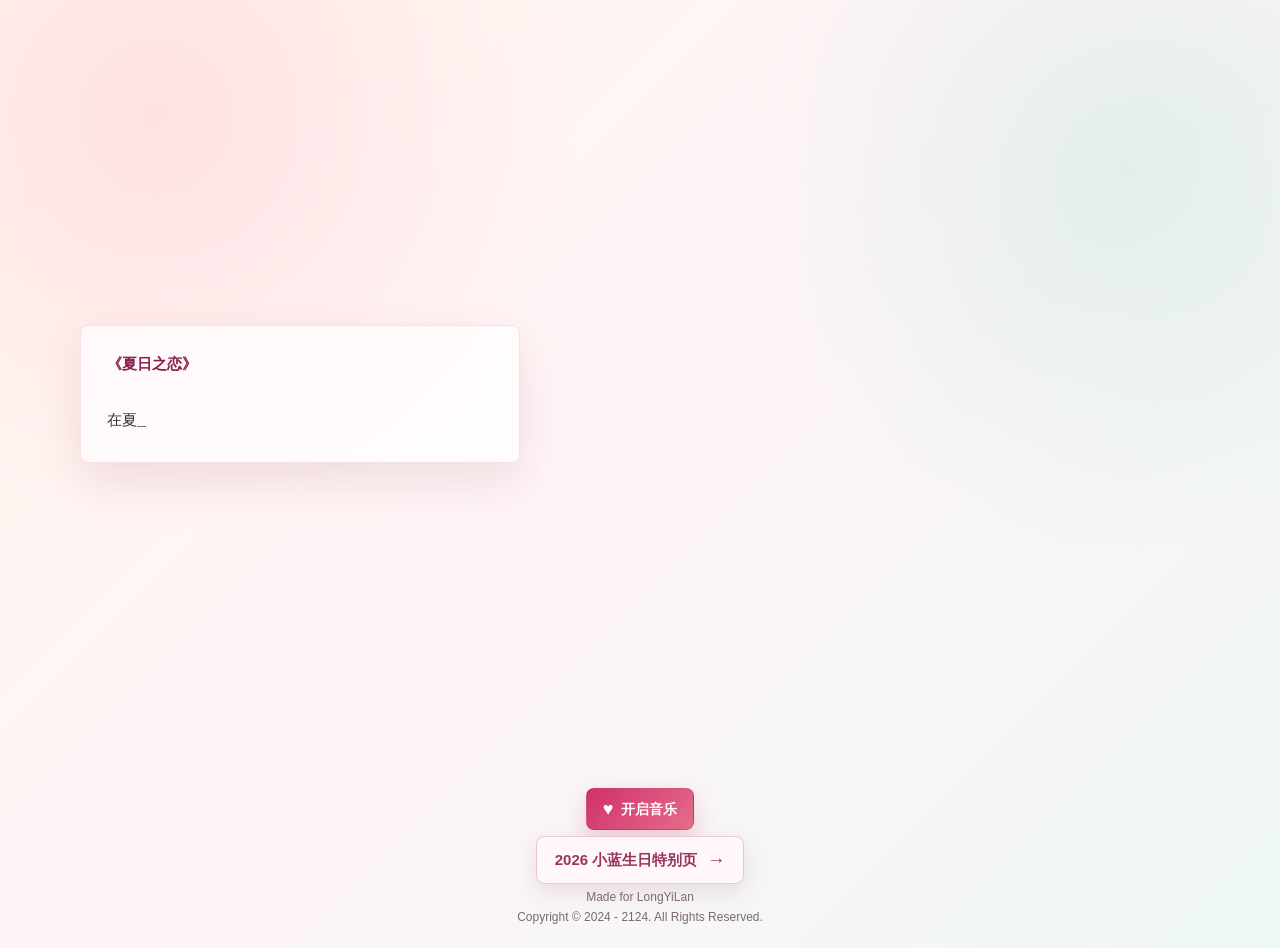
<file: index.html>
<!DOCTYPE html>
<html lang="zh-CN">
<head>
	<meta charset="UTF-8">
	<meta name="viewport" content="width=device-width, initial-scale=1.0">
	<title>Love accompanied Long Yilan</title>
	<link href="css/default.css?v=20260716-birthday-entry2" type="text/css" rel="stylesheet">
	<script type="text/javascript" src="js/jquery.js"></script>
	<script type="text/javascript" src="js/garden.js"></script>
	<script type="text/javascript" src="js/functions.js"></script>
</head>

<body>
<audio id="loveMusic" src="mp3/Ditto.mp3" preload="auto" loop playsinline></audio>

<main id="mainDiv">
	<div id="content">
		<section id="code" aria-label="写给小蓝的话">
			<span class="keyword">《夏日之恋》</span><br>
			<br>
			在夏日的光辉中，我们邂逅，<br>
			你那真诚的微笑，如晨曦初露。<br>
			在绿茵遍布的田野上，<br>
			你的声音如清泉潺潺，温柔而坚定。<br>
			<br>
			你喜爱古老的诗篇，<br>
			在那些文字间，找到心灵的归宿。<br>
			你的勇敢如同夏日的骄阳，<br>
			无惧风雨，坚定前行。<br>
			<br>
			善良的你，如花开在静谧的森林，<br>
			每一个动作，都蕴含着温柔的力量。<br>
			在大自然的怀抱中，<br>
			我们并肩而行，感受生命的脉动。<br>
			<br>
			林间小径，鸟鸣声声，<br>
			我们在这片宁静中，发现爱的真谛。<br>
			你的眼眸，映射出无尽的夏天，<br>
			每一次凝视，都让我心神荡漾。<br>
			<br>
			你的名字，仿佛夏日的清风，<br>
			轻轻拂过我心间，留下不灭的印记。<br>
			在诗词的韵律中，我们的灵魂共舞，<br>
			那是古风的吟唱，也是爱情的旋律。<br>
			<br>
			夏日的晚霞为你我铺就温暖的床，<br>
			在繁星闪烁的夜空下，我深深祈愿，<br>
			愿有一天，我们心灵相通，<br>
			在岁月的长河中，彼此守望，共享永恒。<br>
			<br>
			<span class="keyword">致亲爱的 小蓝</span><br>

			<hr>
			<span class="keyword">I want to say:</span><br>

			<span class="keyword">希望小蓝每天开心快乐</span><br>
			<span class="keyword">每天见到自己想见的人，吃自己想吃的美食,看自己想看的小说，听自己想听的歌曲</span><br>
			<span class="keyword">与大自然不亦乐乎，精神世界自由翱翔</span><br>
			<span class="keyword">每天都有生活中的小美好，幸福常伴左右</span><br>
			<br>
		</section>

		<section id="loveHeart" aria-label="爱心动画">
			<canvas id="garden"></canvas>
			<div id="words">
				<div id="messages">
					2022年2月1日相遇，开始相识，渐渐相知...
					<div id="elapseClock"></div>
				</div>
			</div>
		</section>
	</div>
</main>

<footer class="site-footer">
	<div id="loveHeartButton">
		<button id="musicToggle" type="button" aria-label="播放音乐" title="播放音乐">
			<span class="music-heart" aria-hidden="true">♥</span>
			<span class="button-text">开启音乐</span>
		</button>
	</div>
	<p class="birthday-entry"><a class="footer-link" href="birthday.html">2026 小蓝生日特别页</a></p>
	<p>Made for LongYiLan</p>
	<p>Copyright © 2024 - 2124. All Rights Reserved.</p>
</footer>

<script type="text/javascript">
	var together = new Date(2022, 1, 1, 12, 0, 0, 0);

	if (!document.createElement("canvas").getContext) {
		var msg = document.createElement("div");
		msg.id = "errorMsg";
		msg.innerHTML = "Your browser doesn't support HTML5!<br>Recommend use Chrome/Edge/Firefox/Safari.";
		document.body.appendChild(msg);
		$("#code").hide();
	} else {
		$(function () {
			setTimeout(function () {
				startHeartAnimation();
			}, 1600);

			timeElapse(together);
			setInterval(function () {
				timeElapse(together);
			}, 500);

			adjustCodePosition();
			$("#code").typewriter();
			setupLoveMusic();
		});
	}
</script>
</body>
</html>
</file>
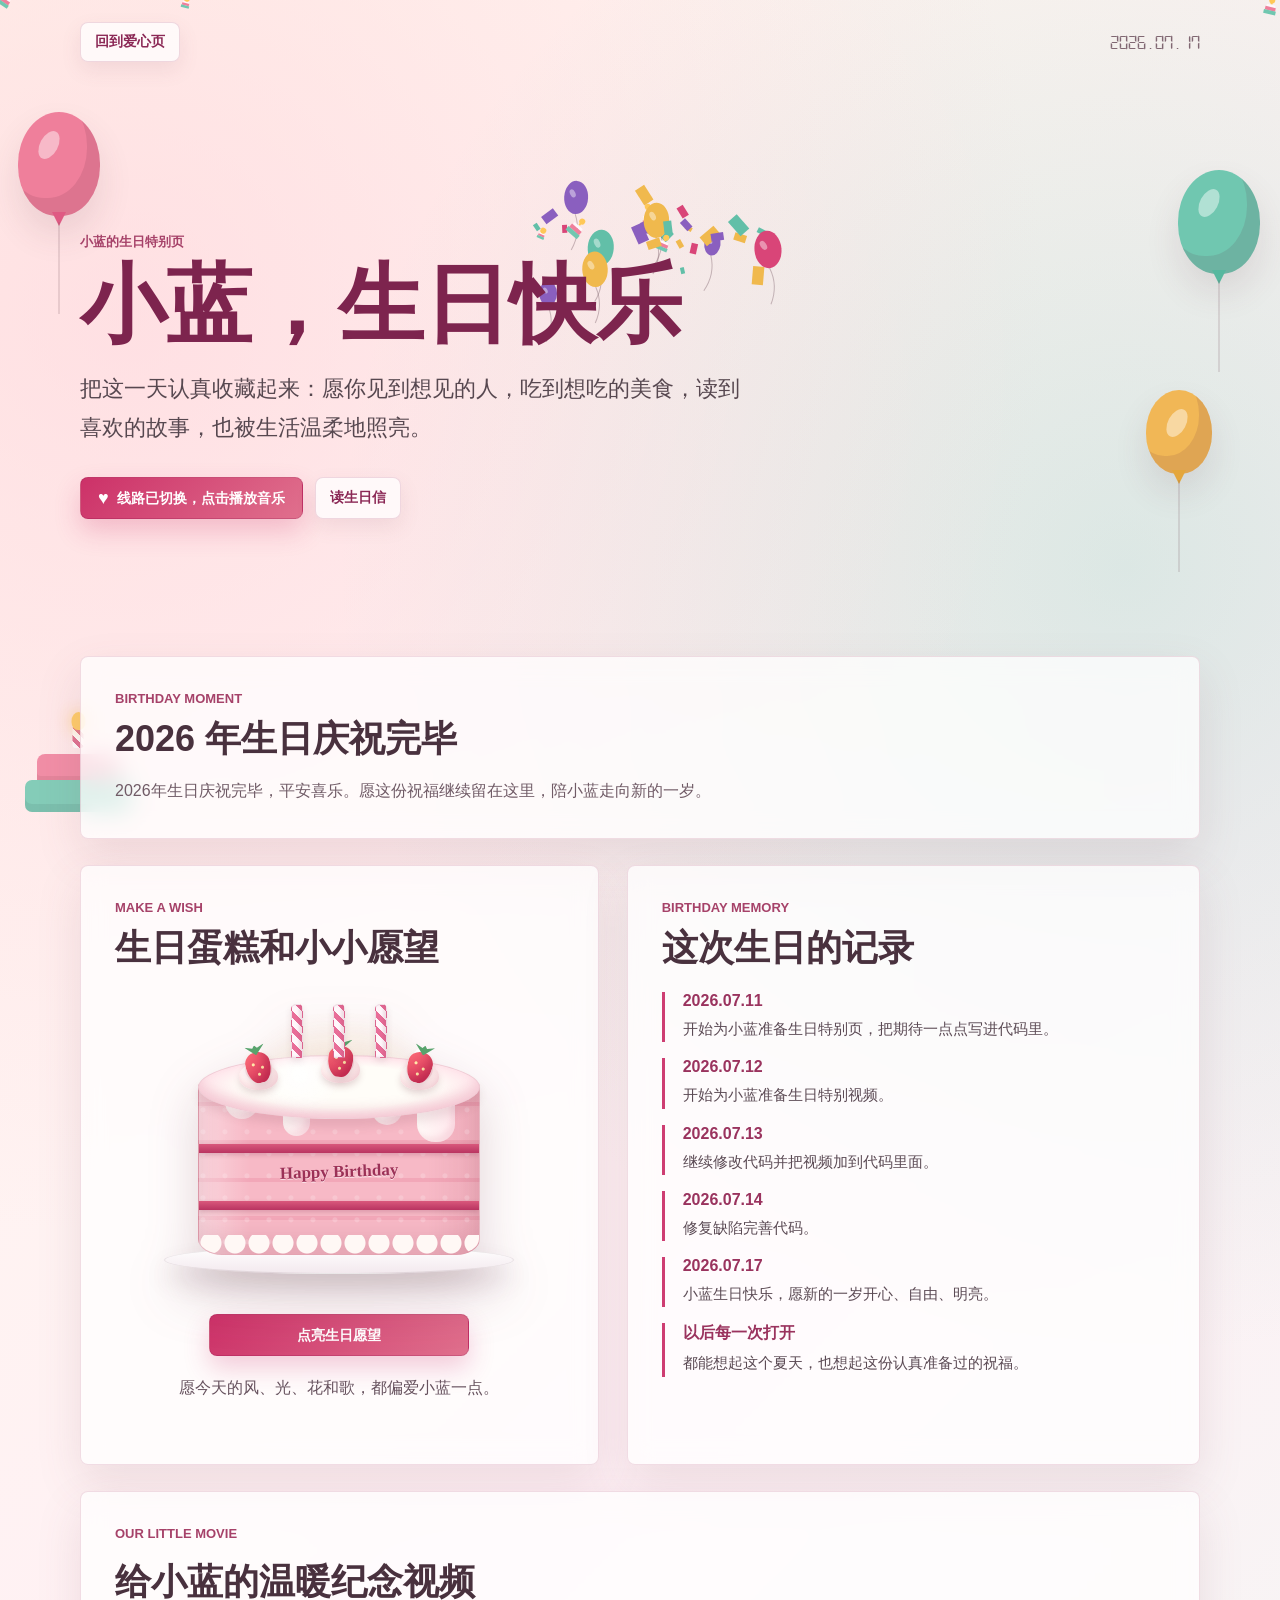
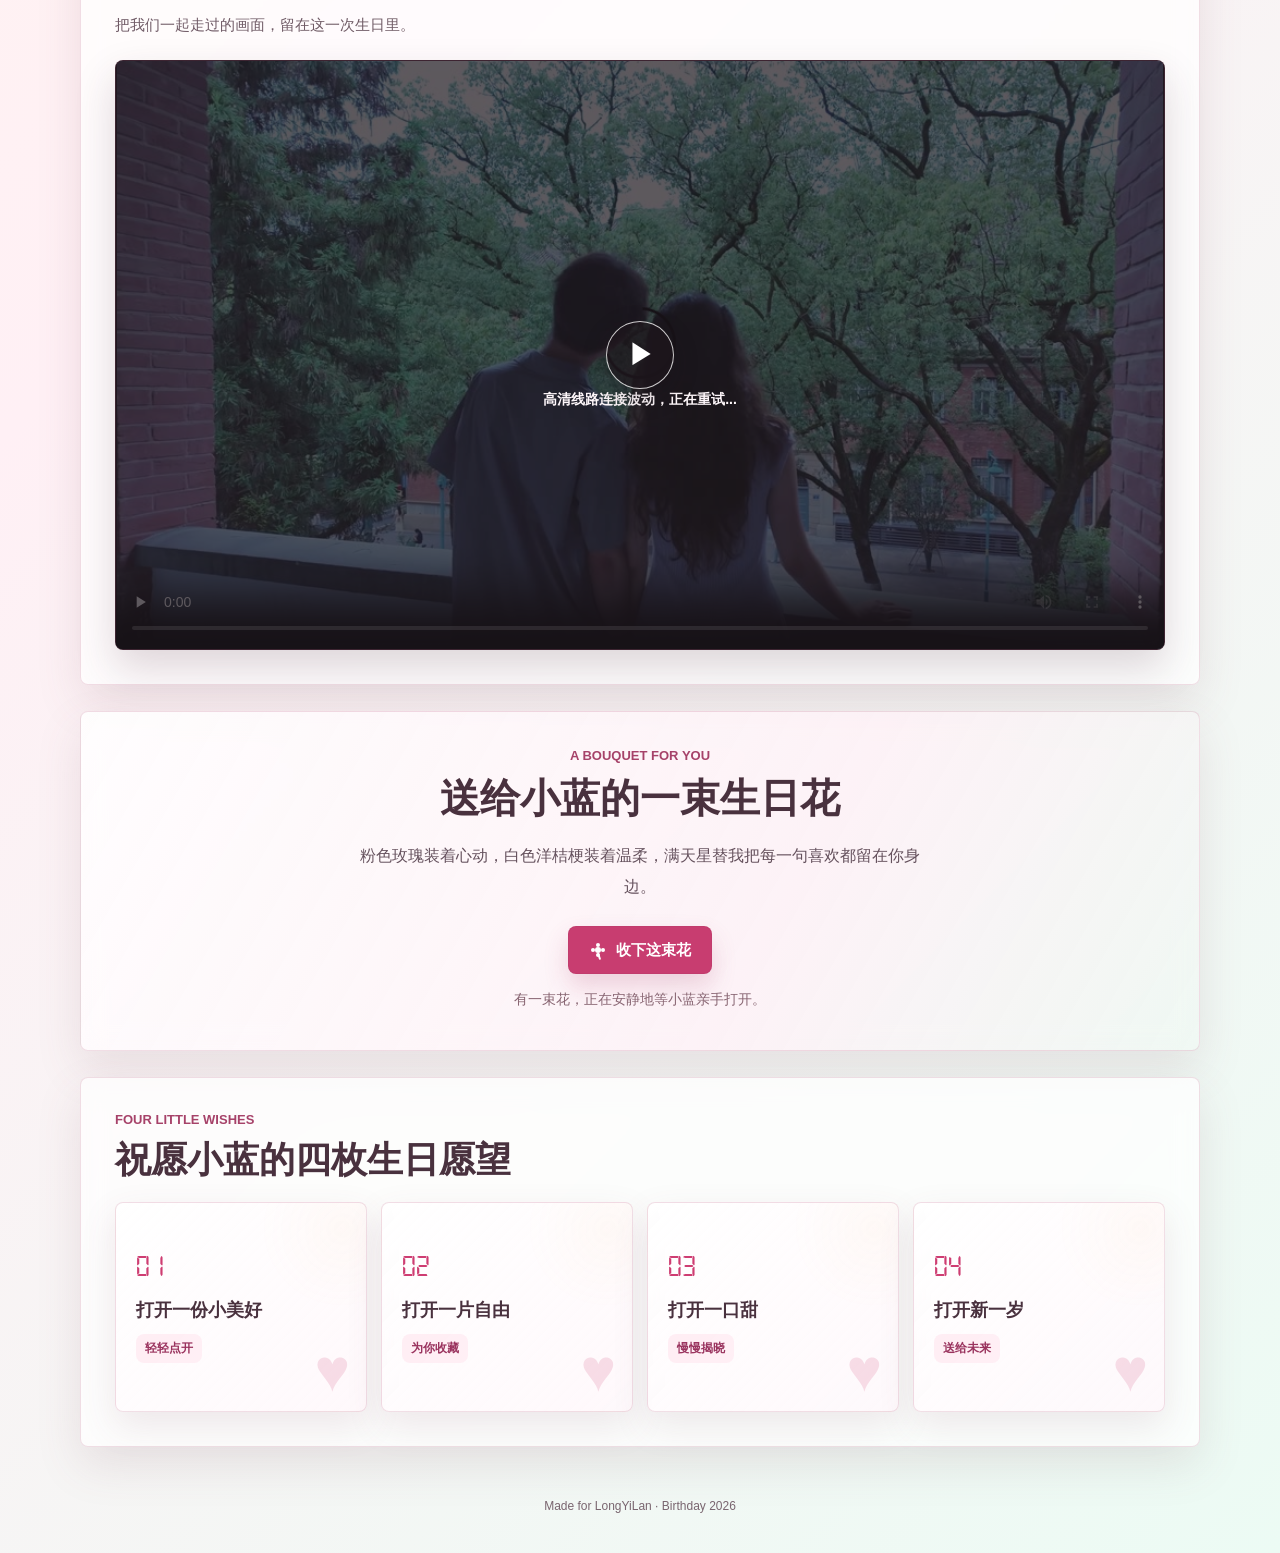
<file: birthday.html>
<!DOCTYPE html>
<html lang="zh-CN">
<head>
	<meta charset="UTF-8">
	<meta name="viewport" content="width=device-width, initial-scale=1.0">
	<title>小蓝 2026 生日快乐</title>
	<link href="css/birthday.css?v=20260727-media5" rel="stylesheet">
	<script src="js/vendor/hls.min.js?v=1.6.16" defer></script>
	<script src="js/birthday.js?v=20260727-media5" defer></script>
</head>
<body>
<canvas id="birthdayCanvas" aria-hidden="true"></canvas>
<audio id="birthdayMusic"
	src="https://loveheart-video-1312440069.cos.ap-shanghai.myqcloud.com/birthday-hls/%E6%A0%BC%E6%A0%BC-%E7%94%9F%E6%97%A5%E7%A5%9D%E7%A6%8F%E6%AD%8C.mp3"
	data-audio-fallback="media/birthday-song-mobile.mp3" preload="auto" loop></audio>

<div class="party-decor" aria-hidden="true">
	<div class="balloon balloon-a"><span></span></div>
	<div class="balloon balloon-b"><span></span></div>
	<div class="balloon balloon-c"><span></span></div>
	<div class="mini-cake">
		<i></i>
		<b></b>
		<strong></strong>
	</div>
</div>

<header class="topbar">
	<a class="home-link" href="index.html">回到爱心页</a>
	<span class="date-mark">2026.07.17</span>
</header>

<main class="birthday-page">
	<section class="hero" aria-labelledby="birthdayTitle">
		<p class="eyebrow">小蓝的生日特别页</p>
		<h1 id="birthdayTitle">小蓝，生日快乐</h1>
		<p class="hero-copy">
			把这一天认真收藏起来：愿你见到想见的人，吃到想吃的美食，读到喜欢的故事，也被生活温柔地照亮。
		</p>
		<div class="hero-actions">
			<button id="musicToggle" class="primary-action" type="button">
				<span class="heart-icon" aria-hidden="true">♥</span>
				<span class="music-text">开启音乐</span>
			</button>
			<button id="readLetterButton" class="secondary-action" type="button" aria-expanded="false" aria-controls="birthdayLetter">
				读生日信
			</button>
		</div>
	</section>

	<section class="countdown-band" aria-labelledby="countdownTitle">
		<div class="section-heading">
			<p class="eyebrow">Birthday Moment</p>
			<h2 id="countdownTitle">小蓝 2026 年生日时间</h2>
		</div>
		<div id="countdownStatus" class="countdown-status">正在计算这份期待...</div>
		<div id="countdownGrid" class="countdown-grid" aria-live="polite">
			<div class="time-unit">
				<strong id="days">00</strong>
				<span>天</span>
			</div>
			<div class="time-unit">
				<strong id="hours">00</strong>
				<span>时</span>
			</div>
			<div class="time-unit">
				<strong id="minutes">00</strong>
				<span>分</span>
			</div>
			<div class="time-unit">
				<strong id="seconds">00</strong>
				<span>秒</span>
			</div>
		</div>
	</section>

	<section class="celebration-layout">
		<div class="cake-stage" aria-labelledby="cakeTitle">
			<div class="section-heading">
				<p class="eyebrow">Make a Wish</p>
				<h2 id="cakeTitle">生日蛋糕和小小愿望</h2>
			</div>
			<div class="cake" aria-hidden="true">
				<div class="cake-glow"></div>
				<div class="candles">
					<span class="candle"><span class="flame"></span></span>
					<span class="candle"><span class="flame"></span></span>
					<span class="candle"><span class="flame"></span></span>
				</div>
				<div class="cake-top">
					<span class="cream-swirl swirl-one"></span>
					<span class="cream-swirl swirl-two"></span>
					<span class="cream-swirl swirl-three"></span>
					<span class="strawberry berry-one"></span>
					<span class="strawberry berry-two"></span>
					<span class="strawberry berry-three"></span>
				</div>
				<div class="cake-body">
					<div class="icing-drip drip-one"></div>
					<div class="icing-drip drip-two"></div>
					<div class="icing-drip drip-three"></div>
					<div class="icing-drip drip-four"></div>
					<div class="cake-filling filling-one"></div>
					<div class="cake-filling filling-two"></div>
					<div class="cake-message">Happy Birthday</div>
					<div class="bottom-piping"></div>
				</div>
				<div class="plate"></div>
			</div>
			<button id="wishButton" class="wish-button" type="button">点亮生日愿望</button>
			<p id="wishMessage" class="wish-message">愿今天的风、光、花和歌，都偏爱小蓝一点。</p>
		</div>

		<div class="memory-panel" aria-labelledby="memoryTitle">
			<div class="section-heading">
				<p class="eyebrow">Birthday Memory</p>
				<h2 id="memoryTitle">这次生日的记录</h2>
			</div>
			<ol class="memory-list">
				<li>
					<span>2026.07.11</span>
					<p>开始为小蓝准备生日特别页，把期待一点点写进代码里。</p>
				</li>
				<li>
					<span>2026.07.12</span>
					<p>开始为小蓝准备生日特别视频。</p>
				</li>
				<li>
					<span>2026.07.13</span>
					<p>继续修改代码并把视频加到代码里面。</p>
				</li>
				<li>
					<span>2026.07.14</span>
					<p>修复缺陷完善代码。</p>
				</li>
				<li>
					<span>2026.07.17</span>
					<p>小蓝生日快乐，愿新的一岁开心、自由、明亮。</p>
				</li>
				<li>
					<span>以后每一次打开</span>
					<p>都能想起这个夏天，也想起这份认真准备过的祝福。</p>
				</li>
			</ol>
		</div>
	</section>

	<section class="video-section" aria-labelledby="videoTitle">
		<div class="section-heading video-heading">
			<p class="eyebrow">Our Little Movie</p>
			<h2 id="videoTitle">给小蓝的温暖纪念视频</h2>
			<p>把我们一起走过的画面，留在这一次生日里。</p>
		</div>
		<div class="video-frame">
			<div id="videoLoading" class="video-loading" aria-live="polite">纪念片正在连接中...</div>
			<button id="videoPlayButton" class="video-play-button" type="button" aria-label="播放纪念片" title="播放纪念片">
				<span aria-hidden="true">▶</span>
			</button>
			<video id="memoryVideo" controls playsinline preload="metadata" poster="media/memory-video-poster.jpg"
				data-mobile-src="media/memory-video-mobile.mp4"
				data-hls-src="https://loveheart-video-1312440069.cos.ap-shanghai.myqcloud.com/birthday-hls/playlist.m3u8"
				data-hls-fallback="media/birthday-hls/playlist.m3u8">
				你的浏览器暂不支持视频播放。
			</video>
		</div>
	</section>

	<section id="birthdayLetter" class="letter-band" aria-labelledby="letterTitle" hidden>
		<div class="section-heading">
			<p class="eyebrow">For Xiao Lan</p>
			<h2 id="letterTitle">写给小蓝的生日信</h2>
		</div>
		<div id="letterText" class="letter-text" aria-live="polite"></div>
	</section>

	<section id="birthdayBouquet" class="bouquet-section" aria-labelledby="bouquetTitle">
		<div class="bouquet-copy">
			<p class="eyebrow">A Bouquet For You</p>
			<h2 id="bouquetTitle">送给小蓝的一束生日花</h2>
			<p class="bouquet-intro">粉色玫瑰装着心动，白色洋桔梗装着温柔，满天星替我把每一句喜欢都留在你身边。</p>
			<button id="receiveBouquetButton" class="bouquet-button" type="button" aria-pressed="false">
				<span class="bouquet-button-mark" aria-hidden="true"></span>
				<span>收下这束花</span>
			</button>
			<p id="bouquetMessage" class="bouquet-message" aria-live="polite">有一束花，正在安静地等小蓝亲手打开。</p>
		</div>
		<div id="bouquetVisual" class="bouquet-visual" aria-hidden="true">
			<picture>
				<source type="image/webp"
					srcset="media/birthday-bouquet-480.webp 480w, media/birthday-bouquet-760.webp 760w"
					sizes="(max-width: 620px) 310px, 380px">
				<img id="bouquetImage" src="media/birthday-bouquet.png" alt="" width="1024" height="1536"
					decoding="async" fetchpriority="low">
			</picture>
		</div>
	</section>

	<section class="wish-section" aria-labelledby="wishGridTitle">
		<div class="section-heading wish-heading">
			<p class="eyebrow">Four Little Wishes</p>
			<h2 id="wishGridTitle">祝愿小蓝的四枚生日愿望</h2>
		</div>
		<div class="wish-grid">
			<button class="wish-card" type="button" aria-expanded="false">
				<span class="wish-number">01</span>
				<strong>打开一份小美好</strong>
				<em>轻轻点开</em>
				<p class="wish-detail">每天都有生活里的小美好，幸福感恩常伴左右。</p>
			</button>
			<button class="wish-card" type="button" aria-expanded="false">
				<span class="wish-number">02</span>
				<strong>打开一片自由</strong>
				<em>为你收藏</em>
				<p class="wish-detail">读喜欢的小说，听喜欢的歌曲，精神世界自由翱翔。</p>
			</button>
			<button class="wish-card" type="button" aria-expanded="false">
				<span class="wish-number">03</span>
				<strong>打开一口甜</strong>
				<em>慢慢揭晓</em>
				<p class="wish-detail">吃到想吃的美食榴莲、菠萝、西瓜、青提葡萄、橘子、桃子、山楂、麻辣王子、瓜子等等等，心里永远有光。</p>
			</button>
			<button class="wish-card" type="button" aria-expanded="false">
				<span class="wish-number">04</span>
				<strong>打开新一岁</strong>
				<em>送给未来</em>
				<p class="wish-detail">新的一岁自洽、温柔、勇敢，像夏天一样热烈明亮。</p>
			</button>
		</div>
	</section>
</main>

<footer class="birthday-footer">
	<p>Made for LongYiLan · Birthday 2026</p>
</footer>
</body>
</html>
</file>
<file: css/default.css>
@font-face {
    font-family: digit;
    src: url("../digital-7_mono.ttf") format("truetype");
}

* {
    box-sizing: border-box;
}

html {
    min-height: 100%;
}

body {
    min-height: 100%;
    margin: 0;
    padding: 0;
    color: #3e3038;
    background:
        radial-gradient(circle at 12% 12%, rgba(255, 201, 213, 0.48), transparent 30%),
        radial-gradient(circle at 88% 18%, rgba(179, 226, 214, 0.34), transparent 28%),
        linear-gradient(135deg, #fff8ee 0%, #fff4f7 46%, #eef8f4 100%);
    font-family: "Microsoft YaHei", "PingFang SC", "Hiragino Sans GB", Arial, sans-serif;
    font-size: 16px;
    overflow-x: hidden;
}

#mainDiv {
    width: 100%;
    min-height: calc(100vh - 112px);
    padding: clamp(16px, 4vw, 42px);
    display: flex;
    align-items: center;
}

#content {
    width: min(1120px, 100%);
    margin: 0 auto;
    display: grid;
    grid-template-columns: minmax(300px, 440px) minmax(320px, 1fr);
    gap: clamp(18px, 4vw, 48px);
    align-items: center;
}

#code {
    width: 100%;
    max-height: min(72vh, 640px);
    padding: clamp(18px, 3vw, 26px);
    color: #3b3038;
    background: rgba(255, 255, 255, 0.68);
    border: 1px solid rgba(191, 91, 126, 0.16);
    border-radius: 8px;
    box-shadow: 0 18px 46px rgba(141, 77, 95, 0.14);
    font-family: "Consolas", "Monaco", "Microsoft YaHei", "Courier New", monospace;
    font-size: clamp(13px, 1.25vw, 15px);
    line-height: 1.85;
    overflow: auto;
    scrollbar-width: thin;
}

#code hr {
    height: 1px;
    margin: 18px 0;
    border: 0;
    background: linear-gradient(90deg, transparent, rgba(191, 91, 126, 0.34), transparent);
}

#code .string {
    color: #2a36ff;
}

#code .keyword {
    color: #8a1f52;
    font-weight: 700;
}

#code .placeholder {
    margin-left: 15px;
}

#code .space {
    margin-left: 7px;
}

#code .comments {
    color: #3f7f5f;
}

#loveHeart {
    position: relative;
    width: min(670px, 100%);
    aspect-ratio: 670 / 625;
    min-height: 300px;
    justify-self: center;
}

#garden {
    display: block;
    width: 100%;
    height: 100%;
}

#words {
    position: absolute;
    top: 48%;
    left: 50%;
    width: min(82%, 500px);
    transform: translate(-50%, -50%);
    color: #66535f;
    font-family: "Microsoft YaHei", "PingFang SC", Arial, sans-serif;
    font-size: clamp(16px, 2.2vw, 24px);
    line-height: 1.45;
    text-align: center;
    text-shadow: 0 1px 10px rgba(255, 255, 255, 0.86);
    pointer-events: none;
}

#messages {
    display: none;
}

#elapseClock {
    margin-top: 10px;
    color: #7a445e;
    font-size: clamp(14px, 1.5vw, 18px);
    line-height: 1.7;
    text-align: center;
}

#elapseClock .digit {
    font-family: digit, "Consolas", monospace;
    font-size: clamp(24px, 3.3vw, 36px);
    color: #d44778;
}

#loveu {
    padding: 5px;
    font-size: 22px;
    margin-top: 80px;
    margin-right: 120px;
    text-align: right;
    display: none;
}

#loveu .signature {
    margin-top: 10px;
    font-size: 20px;
    font-style: italic;
}

#clickSound {
    display: none;
}

.site-footer {
    padding: 0 16px 24px;
    color: #7b6872;
    text-align: center;
}

.site-footer p {
    margin: 6px 0 0;
    font-size: 12px;
}

.site-footer .footer-link {
    display: inline-flex;
    min-height: 48px;
    align-items: center;
    justify-content: center;
    gap: 10px;
    padding: 11px 18px;
    border: 1px solid rgba(154, 51, 94, 0.24);
    border-radius: 8px;
    color: #9a335e;
    background: rgba(255, 247, 250, 0.92);
    box-shadow: 0 8px 22px rgba(116, 48, 77, 0.12);
    font-size: 15px;
    font-weight: 700;
    text-decoration: none;
    transition: color 180ms ease, background 180ms ease, border-color 180ms ease, box-shadow 180ms ease, transform 180ms ease;
}

.site-footer .footer-link::after {
    content: "→";
    font-size: 18px;
    line-height: 1;
}

.site-footer .footer-link:hover,
.site-footer .footer-link:focus-visible {
    border-color: rgba(154, 51, 94, 0.48);
    color: #7d234b;
    background: #ffffff;
    box-shadow: 0 10px 26px rgba(116, 48, 77, 0.17);
    outline: none;
    transform: translateY(-2px);
}

.site-footer .footer-link:active {
    transform: translateY(0);
}

#loveHeartButton {
    display: inline-flex;
    justify-content: center;
}

#musicToggle {
    display: inline-flex;
    min-height: 42px;
    align-items: center;
    gap: 8px;
    padding: 9px 16px;
    color: #fff;
    background: linear-gradient(135deg, #cf316b, #e76d8b);
    border: 1px solid rgba(122, 25, 71, 0.18);
    border-radius: 8px;
    box-shadow: 0 10px 24px rgba(207, 49, 107, 0.22);
    cursor: pointer;
    font: 700 14px/1 "Microsoft YaHei", Arial, sans-serif;
    transition: transform 160ms ease, box-shadow 160ms ease, filter 160ms ease;
}

#musicToggle:hover {
    filter: brightness(1.04);
    box-shadow: 0 12px 28px rgba(207, 49, 107, 0.28);
}

#musicToggle:active {
    transform: translateY(1px);
}

#musicToggle:focus-visible {
    outline: 3px solid rgba(207, 49, 107, 0.28);
    outline-offset: 3px;
}

.music-heart {
    display: inline-block;
    font-size: 18px;
    line-height: 1;
}

#musicToggle.is-playing .music-heart {
    animation: heartBeat 900ms ease-in-out infinite;
}

.floating-heart {
    position: fixed;
    z-index: 20;
    color: #df3f76;
    font-size: 22px;
    line-height: 1;
    pointer-events: none;
    animation: floatHeart 1200ms ease-out forwards;
}

#errorMsg {
    width: 100%;
    padding: 28px;
    color: #8a1f52;
    font-size: 20px;
    text-align: center;
}

@keyframes heartBeat {
    0%, 100% {
        transform: scale(1);
    }
    35% {
        transform: scale(1.18);
    }
    60% {
        transform: scale(0.96);
    }
}

@keyframes floatHeart {
    0% {
        opacity: 0;
        transform: translate(-50%, 0) scale(0.8);
    }
    20% {
        opacity: 1;
    }
    100% {
        opacity: 0;
        transform: translate(-50%, -96px) scale(1.55);
    }
}

@media (max-width: 860px) {
    #mainDiv {
        min-height: auto;
        align-items: flex-start;
    }

    #content {
        grid-template-columns: 1fr;
        gap: 20px;
    }

    #loveHeart {
        order: -1;
        width: min(100%, 560px);
        min-height: 280px;
    }

    #code {
        max-height: none;
        font-size: 14px;
    }
}

@media (max-width: 520px) {
    #mainDiv {
        padding: 12px;
    }

    #content {
        gap: 14px;
    }

    #loveHeart {
        min-height: 250px;
    }

    #words {
        top: 50%;
        width: 90%;
        font-size: 15px;
    }

    #code {
        padding: 16px;
        line-height: 1.75;
        word-break: break-word;
    }

    #musicToggle {
        width: min(100%, 220px);
        justify-content: center;
    }

    .site-footer .birthday-entry {
        margin-top: 12px;
    }

    .site-footer .footer-link {
        width: min(100%, 320px);
        min-height: 52px;
        padding: 12px 16px;
        font-size: 16px;
    }
}

@media (prefers-reduced-motion: reduce) {
    #musicToggle,
    .site-footer .footer-link,
    .music-heart,
    .floating-heart {
        animation: none !important;
        transition: none !important;
    }
}
</file>
<file: css/birthday.css>
@font-face {
    font-family: digit;
    src: url("../digital-7_mono.ttf") format("truetype");
}

* {
    box-sizing: border-box;
}

html {
    min-height: 100%;
    scroll-behavior: smooth;
}

body {
    min-height: 100%;
    margin: 0;
    color: #352d36;
    background:
        radial-gradient(circle at 10% 10%, rgba(255, 198, 213, 0.46), transparent 30%),
        radial-gradient(circle at 88% 18%, rgba(115, 202, 182, 0.25), transparent 28%),
        linear-gradient(135deg, #fff7ed 0%, #fff0f5 46%, #ecfbf4 100%);
    font-family: "Microsoft YaHei", "PingFang SC", "Hiragino Sans GB", Arial, sans-serif;
    overflow-x: hidden;
}

body.is-birthday {
    background:
        radial-gradient(circle at 12% 12%, rgba(255, 210, 106, 0.34), transparent 30%),
        radial-gradient(circle at 88% 12%, rgba(112, 199, 176, 0.3), transparent 30%),
        linear-gradient(135deg, #fff2d8 0%, #ffeef6 45%, #e9fff7 100%);
}

#birthdayCanvas {
    position: fixed;
    inset: 0;
    z-index: 0;
    width: 100%;
    height: 100%;
    pointer-events: none;
}

.party-decor {
    position: fixed;
    inset: 0;
    z-index: 0;
    pointer-events: none;
    overflow: hidden;
}

.balloon {
    position: absolute;
    width: 82px;
    height: 104px;
    border-radius: 50% 50% 48% 48%;
    box-shadow: inset -13px -18px 0 rgba(91, 32, 58, 0.12), 0 18px 34px rgba(99, 61, 76, 0.12);
    animation: balloonFloat 6s ease-in-out infinite;
}

.balloon::before {
    content: "";
    position: absolute;
    left: 50%;
    bottom: -10px;
    border-right: 7px solid transparent;
    border-left: 7px solid transparent;
    border-top: 14px solid currentColor;
    transform: translateX(-50%);
}

.balloon::after {
    content: "";
    position: absolute;
    left: 50%;
    bottom: -98px;
    width: 1px;
    height: 92px;
    background: rgba(120, 85, 96, 0.34);
    transform: translateX(-50%);
}

.balloon span {
    position: absolute;
    top: 18px;
    left: 22px;
    width: 18px;
    height: 30px;
    border-radius: 50%;
    background: rgba(255, 255, 255, 0.45);
    transform: rotate(28deg);
}

.balloon-a {
    top: 112px;
    left: max(18px, calc((100vw - 1120px) / 2 - 96px));
    color: #df5a83;
    background: #ef7f9b;
}

.balloon-b {
    top: 170px;
    right: max(20px, calc((100vw - 1120px) / 2 - 86px));
    color: #56b89f;
    background: #70c7b0;
    animation-delay: -1.6s;
}

.balloon-c {
    top: 390px;
    right: max(42px, calc((100vw - 1120px) / 2 - 12px));
    width: 66px;
    height: 84px;
    color: #e4a63b;
    background: #f1b756;
    animation-delay: -3.1s;
}

.mini-cake {
    position: absolute;
    left: max(22px, calc((100vw - 1120px) / 2 - 72px));
    bottom: 90px;
    width: 112px;
    height: 88px;
    opacity: 0.86;
    animation: cakeFloat 7s ease-in-out infinite;
}

.mini-cake i,
.mini-cake b,
.mini-cake strong {
    position: absolute;
    left: 50%;
    display: block;
    transform: translateX(-50%);
}

.mini-cake i {
    top: 4px;
    width: 11px;
    height: 22px;
    background: repeating-linear-gradient(45deg, #fff 0 5px, #db5f86 5px 9px);
    border-radius: 3px;
}

.mini-cake i::before {
    content: "";
    position: absolute;
    top: -14px;
    left: 50%;
    width: 14px;
    height: 18px;
    background: #ffc857;
    border-radius: 50% 50% 45% 45%;
    box-shadow: 0 0 16px rgba(255, 193, 77, 0.7);
    transform: translateX(-50%);
}

.mini-cake b {
    top: 32px;
    width: 82px;
    height: 30px;
    background: #ef7f9b;
    border-radius: 8px 8px 4px 4px;
    box-shadow: inset 0 -8px 0 rgba(117, 40, 63, 0.12);
}

.mini-cake strong {
    top: 58px;
    width: 106px;
    height: 32px;
    background: #70c7b0;
    border-radius: 7px;
    box-shadow: inset 0 -8px 0 rgba(45, 103, 89, 0.14);
}

.topbar,
.birthday-page,
.birthday-footer {
    position: relative;
    z-index: 1;
}

.topbar {
    display: flex;
    width: min(1120px, calc(100% - 32px));
    margin: 0 auto;
    padding: 22px 0 8px;
    align-items: center;
    justify-content: space-between;
    gap: 14px;
}

.home-link,
.secondary-action {
    min-height: 40px;
    display: inline-flex;
    align-items: center;
    justify-content: center;
    padding: 9px 14px;
    color: #8b2855;
    background: rgba(255, 255, 255, 0.76);
    border: 1px solid rgba(176, 77, 117, 0.2);
    border-radius: 8px;
    text-decoration: none;
    font-size: 14px;
    font-weight: 700;
    box-shadow: 0 8px 20px rgba(142, 83, 102, 0.1);
}

.secondary-action {
    cursor: pointer;
    font-family: inherit;
}

.date-mark {
    color: #806772;
    font-family: digit, "Consolas", monospace;
    font-size: 20px;
}

.birthday-page {
    width: min(1120px, calc(100% - 32px));
    margin: 0 auto;
    padding: 26px 0 40px;
}

.hero {
    min-height: min(560px, calc(100vh - 92px));
    display: grid;
    align-content: center;
    padding: clamp(36px, 8vw, 86px) 0;
}

.eyebrow {
    margin: 0 0 10px;
    color: #a64269;
    font-size: 13px;
    font-weight: 800;
    letter-spacing: 0;
    text-transform: uppercase;
}

.hero h1 {
    max-width: 780px;
    margin: 0;
    color: #7d244e;
    font-size: clamp(42px, 8vw, 86px);
    line-height: 1.02;
    letter-spacing: 0;
}

.hero-copy {
    max-width: 680px;
    margin: 22px 0 0;
    color: #574850;
    font-size: clamp(17px, 2vw, 22px);
    line-height: 1.75;
}

.hero-actions {
    display: flex;
    flex-wrap: wrap;
    gap: 12px;
    margin-top: 30px;
}

.primary-action,
.wish-button {
    min-height: 42px;
    display: inline-flex;
    align-items: center;
    justify-content: center;
    gap: 8px;
    padding: 10px 17px;
    color: #fff;
    background: linear-gradient(135deg, #cc3168, #e0708d);
    border: 1px solid rgba(122, 25, 71, 0.18);
    border-radius: 8px;
    box-shadow: 0 12px 26px rgba(204, 49, 104, 0.24);
    cursor: pointer;
    font: 800 14px/1 "Microsoft YaHei", Arial, sans-serif;
}

.primary-action:hover,
.wish-button:hover,
.home-link:hover,
.secondary-action:hover,
.wish-card:hover {
    filter: brightness(1.04);
}

.primary-action:focus-visible,
.wish-button:focus-visible,
.home-link:focus-visible,
.secondary-action:focus-visible,
.wish-card:focus-visible {
    outline: 3px solid rgba(204, 49, 104, 0.24);
    outline-offset: 3px;
}

.heart-icon {
    display: inline-block;
    font-size: 18px;
}

.primary-action.is-playing .heart-icon {
    animation: pulseHeart 900ms ease-in-out infinite;
}

.primary-action.is-loading .heart-icon {
    animation: musicLoading 850ms ease-in-out infinite alternate;
}

.primary-action:disabled {
    opacity: 0.72;
    cursor: wait;
}

.countdown-band,
.letter-band,
.cake-stage,
.memory-panel,
.wish-section,
.video-section,
.bouquet-section {
    border: 1px solid rgba(176, 77, 117, 0.18);
    border-radius: 8px;
    background: rgba(255, 255, 255, 0.74);
    box-shadow: 0 18px 46px rgba(126, 77, 94, 0.13);
    backdrop-filter: blur(12px);
}

.countdown-band {
    padding: clamp(22px, 4vw, 34px);
}

.section-heading h2 {
    margin: 0;
    color: #49313e;
    font-size: clamp(24px, 3.5vw, 36px);
    line-height: 1.25;
    letter-spacing: 0;
}

.countdown-status {
    margin-top: 16px;
    color: #705b66;
    font-size: 16px;
    line-height: 1.7;
}

.countdown-grid {
    display: grid;
    grid-template-columns: repeat(4, minmax(0, 1fr));
    gap: 12px;
    margin-top: 22px;
}

.countdown-grid.is-hidden {
    display: none;
}

.time-unit {
    min-height: 112px;
    display: grid;
    place-items: center;
    padding: 16px 8px;
    background: linear-gradient(180deg, rgba(255, 246, 249, 0.94), rgba(255, 255, 255, 0.82));
    border: 1px solid rgba(202, 119, 146, 0.18);
    border-radius: 8px;
}

.time-unit strong {
    color: #ce3d72;
    font-family: digit, "Consolas", monospace;
    font-size: clamp(34px, 7vw, 58px);
    line-height: 1;
}

.time-unit span {
    color: #745f69;
    font-size: 14px;
    font-weight: 700;
}

.celebration-layout {
    display: grid;
    grid-template-columns: minmax(300px, 0.95fr) minmax(300px, 1.05fr);
    gap: clamp(18px, 3vw, 28px);
    margin-top: 26px;
}

.cake-stage,
.memory-panel,
.letter-band,
.wish-section,
.video-section,
.bouquet-section {
    padding: clamp(22px, 4vw, 34px);
}

.cake {
    position: relative;
    width: min(360px, 100%);
    height: 310px;
    margin: 24px auto 4px;
    filter: drop-shadow(0 22px 24px rgba(111, 54, 72, 0.2));
}

.cake-glow {
    position: absolute;
    top: 18px;
    left: 50%;
    width: 260px;
    height: 230px;
    border-radius: 50%;
    background: radial-gradient(circle, rgba(255, 210, 121, 0.34), transparent 68%);
    transform: translateX(-50%);
}

.candles {
    position: absolute;
    top: 10px;
    left: 50%;
    z-index: 8;
    display: flex;
    gap: 30px;
    transform: translateX(-50%);
}

.candle {
    position: relative;
    width: 12px;
    height: 54px;
    background: repeating-linear-gradient(45deg, #fff7fb 0 6px, #e86d98 6px 11px);
    border: 1px solid rgba(143, 50, 84, 0.14);
    border-radius: 5px 5px 2px 2px;
    box-shadow: inset -3px 0 3px rgba(132, 44, 76, 0.12), 0 3px 7px rgba(98, 46, 65, 0.12);
}

.flame {
    position: absolute;
    left: 50%;
    top: -24px;
    width: 18px;
    height: 28px;
    background: radial-gradient(circle at 50% 64%, #fff7b8 0 20%, #ffc857 38%, #f48838 72%);
    border-radius: 55% 45% 54% 46% / 68% 68% 32% 32%;
    transform: translateX(-50%) scale(0);
    transform-origin: center bottom;
    box-shadow: 0 0 10px #ffd163, 0 0 24px rgba(255, 171, 58, 0.78);
}

.candles.is-lit .flame {
    animation: flameDance 900ms ease-in-out infinite;
}

.cake-top {
    position: absolute;
    top: 61px;
    left: 50%;
    z-index: 6;
    width: 282px;
    height: 64px;
    border: 1px solid rgba(164, 87, 108, 0.17);
    border-radius: 50%;
    background:
        radial-gradient(circle at 36% 30%, rgba(255, 255, 255, 0.95), transparent 22%),
        radial-gradient(ellipse at center, #fffdf8 0 48%, #ffe5eb 70%, #eab2c2 100%);
    transform: translateX(-50%);
    box-shadow: inset 0 -9px 12px rgba(204, 102, 132, 0.2), 0 8px 10px rgba(117, 57, 76, 0.12);
}

.cake-body {
    position: absolute;
    top: 89px;
    left: 50%;
    z-index: 4;
    width: 282px;
    height: 172px;
    overflow: hidden;
    border: 1px solid rgba(154, 76, 95, 0.2);
    border-top: 0;
    border-radius: 4px 4px 24px 24px / 4px 4px 16px 16px;
    background:
        linear-gradient(90deg, rgba(255, 255, 255, 0.42), transparent 18%, transparent 82%, rgba(173, 84, 104, 0.14)),
        repeating-linear-gradient(0deg, #f7b9c6 0 34px, #f2a7b8 34px 38px);
    transform: translateX(-50%);
    box-shadow: inset 0 -18px 20px rgba(131, 60, 76, 0.14);
}

.cake-body::before {
    content: "";
    position: absolute;
    inset: 0;
    opacity: 0.18;
    background: radial-gradient(circle at 18% 22%, #fff 0 2px, transparent 3px) 0 0 / 22px 22px;
}

.icing-drip {
    position: absolute;
    top: -2px;
    z-index: 2;
    width: 34px;
    background: linear-gradient(90deg, #fff9f7, #ffe6ec);
    border-radius: 0 0 18px 18px;
    box-shadow: inset -4px -5px 5px rgba(211, 118, 142, 0.13);
}

.drip-one { left: 26px; height: 38px; }
.drip-two { left: 84px; width: 27px; height: 55px; }
.drip-three { right: 77px; width: 30px; height: 44px; }
.drip-four { right: 24px; width: 38px; height: 61px; }

.cake-filling {
    position: absolute;
    left: 0;
    z-index: 1;
    width: 100%;
    height: 9px;
    background: linear-gradient(180deg, #d9587c, #b93461);
    box-shadow: 0 2px 5px rgba(112, 37, 62, 0.22);
}

.filling-one { top: 61px; }
.filling-two { top: 118px; }

.cake-message {
    position: absolute;
    top: 79px;
    left: 50%;
    z-index: 3;
    width: 190px;
    color: #9c3157;
    font-family: "Segoe Script", "Comic Sans MS", cursive;
    font-size: 17px;
    font-weight: 700;
    text-align: center;
    text-shadow: 0 1px 0 rgba(255, 255, 255, 0.7);
    transform: translateX(-50%) rotate(-2deg);
}

.cream-swirl {
    position: absolute;
    z-index: 3;
    width: 39px;
    height: 27px;
    border-radius: 50% 50% 46% 46%;
    background: radial-gradient(ellipse at 42% 28%, #fff 0 24%, #fff0ef 48%, #e9b9c4 100%);
    box-shadow: 0 4px 6px rgba(128, 59, 78, 0.18);
}

.cream-swirl::before,
.cream-swirl::after {
    content: "";
    position: absolute;
    border-radius: 50%;
    background: inherit;
}

.cream-swirl::before { inset: -8px 6px 8px; }
.cream-swirl::after { inset: -14px 12px 15px; }
.swirl-one { top: 7px; left: 40px; }
.swirl-two { top: 0; left: 122px; }
.swirl-three { top: 7px; right: 40px; }

.strawberry {
    position: absolute;
    z-index: 5;
    width: 25px;
    height: 31px;
    border-radius: 58% 58% 52% 52% / 45% 45% 75% 75%;
    background:
        radial-gradient(circle at 32% 38%, #ffe8a8 0 1px, transparent 2px),
        radial-gradient(circle at 66% 52%, #ffe8a8 0 1px, transparent 2px),
        radial-gradient(circle at 48% 72%, #ffe8a8 0 1px, transparent 2px),
        linear-gradient(135deg, #ff6f79, #c92551);
    box-shadow: inset -5px -5px 7px rgba(123, 14, 48, 0.2), 0 4px 6px rgba(104, 34, 55, 0.18);
}

.strawberry::before {
    content: "";
    position: absolute;
    top: -7px;
    left: 3px;
    width: 20px;
    height: 10px;
    background: #58a36c;
    clip-path: polygon(50% 100%, 0 0, 38% 28%, 50% 0, 62% 28%, 100% 0);
}

.berry-one { top: -4px; left: 47px; transform: rotate(-13deg); }
.berry-two { top: -10px; left: 129px; transform: rotate(4deg); }
.berry-three { top: -4px; right: 47px; transform: rotate(14deg); }

.bottom-piping {
    position: absolute;
    left: 0;
    bottom: -3px;
    z-index: 4;
    width: 100%;
    height: 22px;
    background: radial-gradient(ellipse at 12px 8px, #fff8f5 0 10px, transparent 11px) 0 0 / 24px 20px repeat-x;
}

.plate {
    position: absolute;
    left: 50%;
    bottom: 30px;
    z-index: 2;
    width: 350px;
    max-width: 100%;
    height: 28px;
    border: 1px solid rgba(117, 91, 100, 0.14);
    background: linear-gradient(180deg, #fff, #f3e9ee);
    border-radius: 50%;
    transform: translateX(-50%);
    box-shadow: 0 14px 24px rgba(93, 67, 77, 0.18);
}

.wish-button {
    width: min(260px, 100%);
    margin: 10px auto 0;
    display: flex;
}

.wish-message {
    min-height: 56px;
    margin: 18px 0 0;
    color: #66515d;
    font-size: 16px;
    line-height: 1.75;
    text-align: center;
}

.memory-list {
    display: grid;
    gap: 16px;
    margin: 22px 0 0;
    padding: 0;
    list-style: none;
}

.memory-list li {
    padding-left: 18px;
    border-left: 3px solid #ce3d72;
}

.memory-list span {
    display: block;
    color: #9a335e;
    font-weight: 800;
}

.memory-list p {
    margin: 6px 0 0;
    color: #5b4a54;
    font-size: 15px;
    line-height: 1.75;
}

.letter-band {
    margin-top: 26px;
}

.video-section {
    margin-top: 26px;
}

.video-heading {
    display: grid;
    gap: 8px;
    margin-bottom: 22px;
}

.video-heading p:last-child {
    margin: 0;
    color: #705b66;
    font-size: 15px;
    line-height: 1.7;
}

.video-frame {
    position: relative;
    width: 100%;
    aspect-ratio: 16 / 9;
    overflow: hidden;
    border: 1px solid rgba(176, 77, 117, 0.2);
    border-radius: 8px;
    background: #211a20;
    box-shadow: 0 18px 40px rgba(74, 39, 53, 0.18);
}

.video-frame video {
    display: block;
    width: 100%;
    height: 100%;
    object-fit: contain;
    background: #211a20;
}

.video-loading {
    position: absolute;
    inset: 0;
    z-index: 2;
    display: grid;
    place-items: center;
    padding: 110px 20px 20px;
    color: #fff8fb;
    background: rgba(33, 26, 32, 0.72);
    font-size: 14px;
    font-weight: 700;
    text-align: center;
    pointer-events: none;
    transition: opacity 220ms ease, visibility 220ms ease;
}

.video-loading.is-hidden {
    opacity: 0;
    visibility: hidden;
}

.video-play-button {
    position: absolute;
    left: 50%;
    top: 50%;
    z-index: 3;
    display: grid;
    width: 68px;
    height: 68px;
    place-items: center;
    border: 1px solid rgba(255, 255, 255, 0.78);
    border-radius: 50%;
    color: #ffffff;
    background: rgba(30, 22, 28, 0.72);
    box-shadow: 0 8px 24px rgba(26, 17, 22, 0.3);
    cursor: pointer;
    transform: translate(-50%, -50%);
    transition: background 180ms ease, opacity 180ms ease, transform 180ms ease, visibility 180ms ease;
}

.video-play-button span {
    margin-left: 4px;
    font-size: 28px;
    line-height: 1;
}

.video-play-button:hover,
.video-play-button:focus-visible {
    background: rgba(190, 55, 103, 0.9);
    transform: translate(-50%, -50%) scale(1.05);
}

.video-play-button.is-hidden {
    opacity: 0;
    visibility: hidden;
    pointer-events: none;
}

@media (max-width: 520px) {
    .video-play-button {
        width: 58px;
        height: 58px;
    }

    .video-play-button span {
        font-size: 24px;
    }
}

.letter-band[hidden] {
    display: none;
}

.letter-text {
    width: min(100%, 42em);
    min-height: 220px;
    margin: 24px auto 0;
    color: #413540;
    font-size: 18px;
    line-height: 1.95;
    line-break: strict;
    overflow-wrap: break-word;
}

.letter-paragraph {
    margin: 0 0 1.1em;
    text-align: justify;
    text-indent: 2em;
    text-justify: inter-ideograph;
}

.letter-paragraph:first-child {
    text-indent: 0;
}

.letter-paragraph:last-child {
    margin-bottom: 0;
}

.letter-spacer {
    height: 0.35em;
    margin: 0;
}

.letter-cursor {
    display: inline-block;
    color: #ce3d72;
    animation: cursorBlink 900ms steps(2, start) infinite;
}

.bouquet-section {
    position: relative;
    display: grid;
    grid-template-columns: 1fr;
    align-items: center;
    gap: clamp(12px, 4vw, 48px);
    min-height: 340px;
    margin-top: 26px;
    overflow: hidden;
    background:
        linear-gradient(120deg, rgba(255, 255, 255, 0.86), rgba(255, 241, 247, 0.78) 62%, rgba(239, 248, 243, 0.72));
}

.bouquet-copy {
    position: relative;
    z-index: 2;
    max-width: 590px;
    margin: 0 auto;
    text-align: center;
}

.bouquet-copy h2 {
    margin: 0;
    color: #49313e;
    font-size: clamp(26px, 3.6vw, 40px);
    line-height: 1.25;
    letter-spacing: 0;
}

.bouquet-intro {
    margin: 18px 0 0;
    color: #65515d;
    font-size: 16px;
    line-height: 1.9;
}

.bouquet-button {
    display: inline-flex;
    min-height: 48px;
    align-items: center;
    justify-content: center;
    gap: 10px;
    margin-top: 24px;
    padding: 12px 20px;
    border: 1px solid rgba(171, 58, 103, 0.24);
    border-radius: 8px;
    color: #fff;
    background: #c83d70;
    box-shadow: 0 12px 24px rgba(171, 58, 103, 0.2);
    cursor: pointer;
    font-family: inherit;
    font-size: 15px;
    font-weight: 800;
    transition: background 180ms ease, box-shadow 180ms ease, transform 180ms ease;
}

.bouquet-button:hover,
.bouquet-button:focus-visible {
    background: #ad2f5e;
    box-shadow: 0 14px 28px rgba(171, 58, 103, 0.28);
    transform: translateY(-2px);
}

.bouquet-button:focus-visible {
    outline: 3px solid rgba(200, 61, 112, 0.24);
    outline-offset: 3px;
}

.bouquet-button:disabled {
    color: #6f5260;
    background: rgba(255, 255, 255, 0.78);
    box-shadow: none;
    cursor: default;
    transform: none;
}

.bouquet-button.is-loading .bouquet-button-mark {
    border: 2px solid rgba(111, 82, 96, 0.28);
    border-top-color: #c83d70;
    border-radius: 50%;
    animation: bouquetButtonSpin 700ms linear infinite;
}

.bouquet-button.is-loading .bouquet-button-mark::before,
.bouquet-button.is-loading .bouquet-button-mark::after {
    display: none;
}

.bouquet-button-mark {
    position: relative;
    width: 17px;
    height: 17px;
    flex: 0 0 17px;
}

.bouquet-button-mark::before,
.bouquet-button-mark::after {
    content: "";
    position: absolute;
}

.bouquet-button-mark::before {
    left: 6px;
    top: 5px;
    width: 6px;
    height: 6px;
    border-radius: 50%;
    background: currentColor;
    box-shadow: 0 -5px 0 -1px currentColor, 5px 0 0 -1px currentColor, 0 5px 0 -1px currentColor, -5px 0 0 -1px currentColor;
}

.bouquet-button-mark::after {
    left: 8px;
    top: 11px;
    width: 2px;
    height: 7px;
    border-radius: 2px;
    background: currentColor;
    transform: rotate(-18deg);
    transform-origin: top;
}

.bouquet-message {
    min-height: 26px;
    margin: 14px 0 0;
    color: #876471;
    font-size: 14px;
    line-height: 1.7;
}

.bouquet-visual {
    position: relative;
    min-height: 590px;
    display: none;
    place-items: center;
    isolation: isolate;
}

.bouquet-visual picture {
    display: grid;
    width: 100%;
    place-items: center;
}

.bouquet-visual img {
    position: relative;
    z-index: 1;
    display: block;
    width: min(380px, 100%);
    height: auto;
    filter: drop-shadow(0 24px 24px rgba(99, 55, 71, 0.17));
    opacity: 0;
    transform: translateY(28px) scale(0.9);
    transform-origin: center bottom;
}

.bouquet-section.is-received {
    grid-template-columns: minmax(260px, 0.82fr) minmax(340px, 1.18fr);
    min-height: 650px;
}

.bouquet-section.is-received .bouquet-copy {
    max-width: 430px;
    margin: 0;
    text-align: left;
}

.bouquet-section.is-received .bouquet-visual {
    display: grid;
}

.bouquet-section.is-received .bouquet-visual img {
    opacity: 1;
    filter: drop-shadow(0 30px 28px rgba(99, 55, 71, 0.22));
    transform: translateY(0) scale(1);
    animation: bouquetReveal 850ms cubic-bezier(0.2, 0.8, 0.2, 1) both;
}

.falling-petal {
    position: absolute;
    left: var(--petal-left);
    top: 5%;
    z-index: 3;
    width: var(--petal-size);
    height: calc(var(--petal-size) * 0.72);
    border-radius: 70% 30% 70% 30%;
    background: var(--petal-color);
    box-shadow: inset 2px 2px 3px rgba(255, 255, 255, 0.45);
    pointer-events: none;
    opacity: 0;
    transform: rotate(var(--petal-rotate));
    animation: bouquetPetalFall var(--petal-duration) var(--petal-delay) ease-in forwards;
}

.wish-section {
    margin-top: 26px;
}

.wish-heading {
    margin-bottom: 20px;
}

.wish-grid {
    display: grid;
    grid-template-columns: repeat(4, minmax(0, 1fr));
    gap: 14px;
}

.wish-card {
    position: relative;
    min-height: 210px;
    padding: 20px;
    color: #55444f;
    background:
        linear-gradient(135deg, rgba(255, 255, 255, 0.88), rgba(255, 246, 250, 0.72)),
        radial-gradient(circle at 90% 12%, rgba(241, 183, 86, 0.2), transparent 28%);
    border: 1px solid rgba(176, 77, 117, 0.18);
    border-radius: 8px;
    box-shadow: 0 14px 36px rgba(126, 77, 94, 0.12);
    cursor: pointer;
    font-family: inherit;
    text-align: left;
    overflow: hidden;
}

.wish-card::after {
    content: "♥";
    position: absolute;
    right: 16px;
    bottom: 10px;
    color: rgba(206, 61, 114, 0.16);
    font-size: 60px;
    line-height: 1;
}

.wish-number {
    display: block;
    color: #ce3d72;
    font-family: digit, "Consolas", monospace;
    font-size: 30px;
}

.wish-card strong {
    display: block;
    margin-top: 16px;
    color: #49313e;
    font-size: 18px;
    line-height: 1.35;
}

.wish-card em {
    display: inline-flex;
    margin-top: 12px;
    padding: 6px 9px;
    color: #9a335e;
    background: rgba(255, 236, 243, 0.82);
    border-radius: 8px;
    font-size: 12px;
    font-style: normal;
    font-weight: 800;
}

.wish-detail {
    max-height: 0;
    margin: 0;
    color: #55444f;
    font-size: 15px;
    line-height: 1.75;
    opacity: 0;
    transform: translateY(10px);
    transition: max-height 260ms ease, margin 260ms ease, opacity 260ms ease, transform 260ms ease;
}

.wish-card.is-open .wish-detail {
    max-height: 140px;
    margin-top: 18px;
    opacity: 1;
    transform: translateY(0);
}

.wish-card.is-open em {
    color: #fff;
    background: #ce3d72;
}

.birthday-footer {
    padding: 0 16px 28px;
    color: #79656f;
    text-align: center;
    font-size: 12px;
}

.spark {
    position: fixed;
    z-index: 2;
    pointer-events: none;
    color: #d94578;
    font-size: 22px;
    animation: riseSpark 1100ms ease-out forwards;
}

@keyframes pulseHeart {
    0%, 100% {
        transform: scale(1);
    }
    38% {
        transform: scale(1.18);
    }
    62% {
        transform: scale(0.96);
    }
}

@keyframes flameDance {
    0%, 100% {
        transform: translateX(-50%) scale(1) rotate(-4deg);
    }
    50% {
        transform: translateX(-50%) scale(1.14) rotate(5deg);
    }
}

@keyframes cursorBlink {
    50% {
        opacity: 0;
    }
}

@keyframes riseSpark {
    0% {
        opacity: 0;
        transform: translate(-50%, 0) scale(0.8);
    }
    20% {
        opacity: 1;
    }
    100% {
        opacity: 0;
        transform: translate(-50%, -86px) scale(1.45);
    }
}

@keyframes balloonFloat {
    0%, 100% {
        transform: translateY(0) rotate(-3deg);
    }
    50% {
        transform: translateY(-22px) rotate(4deg);
    }
}

@keyframes cakeFloat {
    0%, 100% {
        transform: translateY(0);
    }
    50% {
        transform: translateY(-12px);
    }
}

@keyframes bouquetPetalFall {
    0% {
        opacity: 0;
        transform: translate3d(0, -16px, 0) rotate(var(--petal-rotate));
    }
    12% {
        opacity: 0.9;
    }
    100% {
        opacity: 0;
        transform: translate3d(var(--petal-drift), 390px, 0) rotate(calc(var(--petal-rotate) + 240deg));
    }
}

@keyframes bouquetReveal {
    0% {
        opacity: 0;
        transform: translateY(28px) scale(0.9);
    }
    100% {
        opacity: 1;
        transform: translateY(0) scale(1);
    }
}

@keyframes bouquetButtonSpin {
    to {
        transform: rotate(360deg);
    }
}

@keyframes musicLoading {
    to {
        opacity: 0.42;
        transform: scale(0.82);
    }
}

@media (max-width: 1100px) {
    .balloon-a,
    .balloon-b,
    .mini-cake {
        opacity: 0.4;
    }
}

@media (max-width: 900px) {
    .celebration-layout,
    .wish-grid,
    .bouquet-section {
        grid-template-columns: 1fr;
    }

    .bouquet-section {
        min-height: auto;
    }

    .bouquet-section.is-received {
        grid-template-columns: 1fr;
        min-height: auto;
    }

    .bouquet-copy {
        max-width: 620px;
    }

    .bouquet-section.is-received .bouquet-copy {
        max-width: 620px;
        margin: 0 auto;
    }

    .bouquet-visual {
        min-height: 430px;
    }

    .hero {
        min-height: auto;
    }

    .balloon-c,
    .mini-cake {
        display: none;
    }
}

@media (max-width: 620px) {
    .topbar,
    .birthday-page {
        width: min(100% - 24px, 1120px);
    }

    .topbar {
        padding-top: 14px;
    }

    .date-mark {
        font-size: 17px;
    }

    .hero {
        padding: 30px 0 34px;
    }

    .hero h1 {
        font-size: 42px;
    }

    .hero-copy {
        font-size: 16px;
    }

    .hero-actions {
        display: grid;
        grid-template-columns: 1fr;
    }

    .letter-band {
        padding-right: 18px;
        padding-left: 18px;
    }

    .letter-text {
        min-height: 180px;
        margin-top: 18px;
        font-size: 16px;
        line-height: 1.9;
    }

    .letter-paragraph {
        margin-bottom: 1em;
    }

    .bouquet-section {
        gap: 4px;
        padding-right: 18px;
        padding-left: 18px;
    }

    .bouquet-section:not(.is-received) {
        padding-top: 28px;
        padding-bottom: 28px;
    }

    .bouquet-copy,
    .bouquet-section.is-received .bouquet-copy {
        text-align: left;
    }

    .bouquet-intro {
        font-size: 15px;
    }

    .bouquet-button {
        width: 100%;
    }

    .bouquet-visual {
        min-height: 470px;
    }

    .bouquet-visual img {
        width: min(310px, 100%);
    }

    .countdown-grid {
        grid-template-columns: repeat(2, minmax(0, 1fr));
    }

    .time-unit {
        min-height: 98px;
    }

    .cake {
        width: 300px;
        height: 280px;
        transform: scale(0.88);
        transform-origin: center top;
        margin-bottom: -26px;
    }

    .cake-top,
    .cake-body {
        width: 270px;
    }

    .plate {
        width: 300px;
    }

    .balloon {
        width: 54px;
        height: 70px;
        opacity: 0.42;
    }

    .balloon-a {
        top: 94px;
        left: -12px;
    }

    .balloon-b {
        top: 150px;
        right: -12px;
    }
}

@media (prefers-reduced-motion: reduce) {
    html {
        scroll-behavior: auto;
    }

    *,
    *::before,
    *::after {
        animation: none !important;
        transition: none !important;
    }
}
</file>
